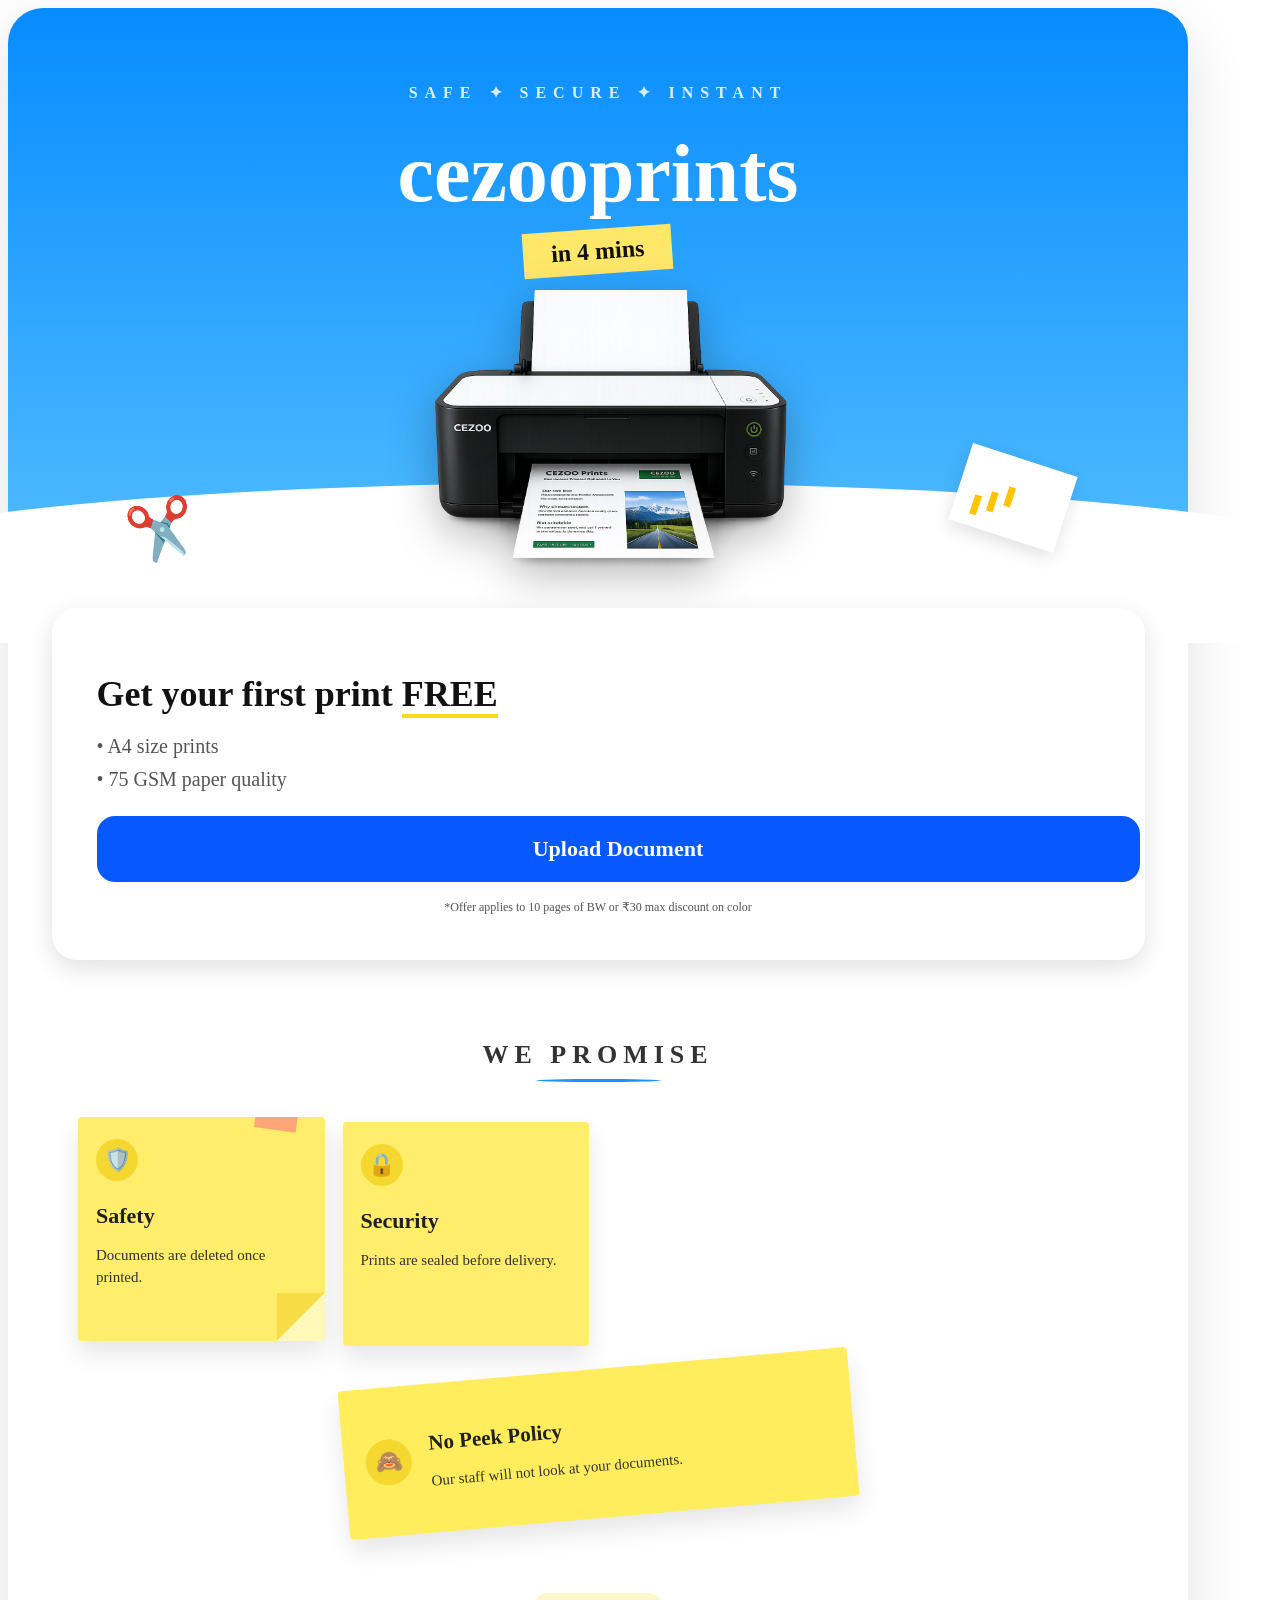
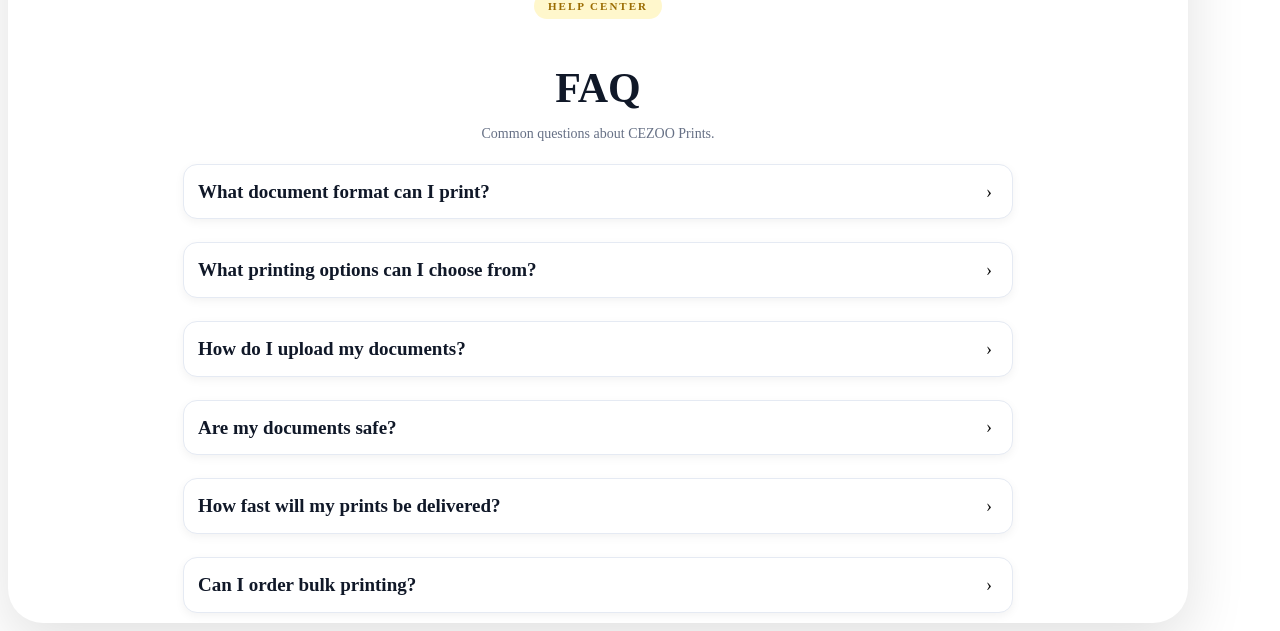
<file: xerox.html>
<!DOCTYPE html>
<html lang="en">
<head>
<meta charset="UTF-8">
<meta name="viewport" content="width=device-width, initial-scale=1.0">
<title>CEZOO Prints</title>

<style>




/* HERO */
.hero{
  height:520px;
  background:linear-gradient(180deg,#078cff,#5bc3ff);
  position:relative;
  text-align:center;
  color:white;
  padding-top:90px;
}

.safe{
  letter-spacing:5px;
  font-size:14px;
  font-weight:bold;
  opacity:.85;
}

.logi{
  margin-top:25px;
  font-size:50px;
  font-weight:900;
}

.tag{
  display:inline-block;
  margin-top:8px;
  background:#ffe76a;
  color:#111;
  padding:7px 20px;
  font-size:20px;
  font-weight:bold;
  transform:rotate(-4deg);
}

/* WHITE TABLE CURVE */
.table{
  position:absolute;
  bottom:0;
  left:50%;
  transform:translateX(-50%);
  width:130%;
  height:160px;
  background:white;
  border-radius:50% 50% 0 0;
}

/* PRINTER IMAGE */
.printer-box{
  position:absolute;
  left:50%;
  bottom:75px;
  transform:translateX(-50%);
  width:290px;
  z-index:3;
}

.printer-box img{
  width:105%;
  height:auto;
  display:block;
  object-fit:contain;
  filter:drop-shadow(0 15px 22px rgba(0,0,0,.28));
}

/* DECOR */
.scissor{
  position:absolute;
  left:28px;
  bottom:65px;
  font-size:42px;
  z-index:2;
  transform:rotate(-15deg);
}

.paper{
  position:absolute;
  right:-10px;
  bottom:85px;
  width:80px;
  height:58px;
  background:white;
  transform:rotate(18deg);
  z-index:2;
  box-shadow:0 6px 18px rgba(0,0,0,.12);
}

.paper::after{
  content:"";
  position:absolute;
  left:18px;
  bottom:12px;
  width:7px;
  height:20px;
  background:#ffc400;
  box-shadow:15px -8px 0 #ffc400,30px -18px 0 #ffc400;
}

/* OFFER */
.offer{
  margin:-25px 18px 35px;
  background:white;
  border-radius:25px;
  padding:25px 20px;
  position:relative;
  z-index:5;
  box-shadow:0 8px 25px rgba(0,0,0,.12);
}

.offer h2{
  font-size:20px;
  color:#111;
  margin-bottom:20px;
}

.offer h2 span{
  border-bottom:4px solid #ffd91a;
}

.offer p{
  font-size:13px;
  color:#555;
  margin:10px 0;
}

.upload{
  width:100%;
  border:none;
  background:#0758ff;
  color:white;
  padding:18px;
  border-radius:18px;
  margin-top:25px;
  font-size:13px;
  font-weight:bold;
  cursor:pointer;
}
.file-name{
  text-align:center;
  margin-top:12px!important;
  font-size:14px!important;
  color:#0758ff!important;
  font-weight:bold;
}

.upload{
  display:block;
  text-align:center;
}

.note{
  margin-top:18px!important;
  text-align:center;
  font-size:12px!important;
  color:#555;

  white-space:nowrap;      /* always one line */
  overflow:hidden;
  text-overflow:ellipsis;
}

/* PROMISE */
.promise-title{
  text-align:center;
  letter-spacing:5px;
  color:#333;
  font-size:20px;
  margin-bottom:28px;
}

.promise-title::after{
  content:"";
  display:block;
  width:120px;
  height:3px;
  background:#1e90ff;
  margin:8px auto 0;
  border-radius:20px;
}

/* PROMISE NEW DESIGN */
.promise-section{
  padding:10px 20px 45px;
  background:#fff;
  position:relative;
}

.promise-title{
  text-align:center;
  letter-spacing:6px;
  color:#333;
  font-size:21px;
  margin-bottom:35px;
  font-weight:900;
}

.promise-title::after{
  content:"";
  display:block;
  width:125px;
  height:3px;
  background:#1e90ff;
  margin:9px auto 0;
  border-radius:50%;
}

.promise-board{
  display:grid;
  grid-template-columns:1fr 1fr;
  gap:18px;
  position:relative;
}

.sticky-card{
  background:#ffed6b;
  min-height:155px;
  padding:22px 18px;
  border-radius:4px;
  position:relative;
  box-shadow:0 12px 25px rgba(0,0,0,.10);
  overflow:hidden;
}

.sticky-card:nth-child(1)::before{
  content:"";
  position:absolute;
  top:-5px;
  right:28px;
  width:42px;
  height:18px;
  background:#ff9f7a;
  transform:rotate(8deg);
  opacity:.9;
}

.sticky-card:nth-child(2){
  transform:translateY(5px);
}

.sticky-card:nth-child(4){
  transform:rotate(-2deg);
}

.sticky-card:nth-child(5){
  transform:rotate(2deg);
}

.promise-icon{
  width:42px;
  height:42px;
  background:#f4d82f;
  border-radius:50%;
  display:flex;
  align-items:center;
  justify-content:center;
  font-size:22px;
  margin-bottom:18px;
}

.sticky-card h3{
  font-size:22px;
  color:#202020;
  margin-bottom:10px;
}

.sticky-card p{
  font-size:15px;
  color:#333;
  line-height:1.5;
}

.fold{
  position:absolute;
  right:0;
  bottom:0;
  width:48px;
  height:48px;
  background:linear-gradient(135deg,#f8dc45 50%,#fff8b8 50%);
}

/* WIDE NO PEEK POLICY CARD */
.wide-policy-card{
  grid-column:1/3;
  background:#ffed5e;
  min-height:105px;
  padding:22px;
  display:flex;
  align-items:center;
  gap:18px;
  border-radius:4px;
  transform:rotate(-5deg);
  box-shadow:0 12px 25px rgba(0,0,0,.10);
  margin:8px 25px 5px;
}

.policy-icon{
  width:46px;
  height:46px;
  background:#f4d82f;
  border-radius:50%;
  display:flex;
  align-items:center;
  justify-content:center;
  font-size:22px;
  flex-shrink:0;
}

.wide-policy-card h3{
  font-size:21px;
  color:#202020;
  margin-bottom:6px;
}

.wide-policy-card p{
  font-size:15px;
  color:#333;
  line-height:1.4;
}

/* PC VIEW FOR PROMISE */
@media(min-width:900px){
  .promise-section{
    padding:25px 70px 65px;
  }

  .promise-board{
    grid-template-columns:repeat(4,1fr);
    align-items:start;
  }

  .sticky-card{
    min-height:180px;
  }

  .wide-policy-card{
    grid-column:2/4;
    margin:10px 0;
  }
}
.services{
  padding:0 18px 135px;
}

.services-head{
  text-align:center;
  margin-bottom:22px;
}

.services-head span{
  display:inline-block;
  background:#eaf2ff;
  color:#0758ff;
  font-size:11px;
  font-weight:900;
  letter-spacing:2px;
  padding:7px 14px;
  border-radius:20px;
  margin-bottom:10px;
}

.services-head h2{
  font-size:28px;
  color:#101828;
  margin-bottom:8px;
}

.services-head p{
  font-size:14px;
  color:#667085;
  line-height:1.5;
}

.services-grid{
  display:grid;
  grid-template-columns:repeat(2,1fr);
  gap:15px;
}

.service-box{
  background:linear-gradient(145deg,#ffffff,#f3f8ff);
  border:1px solid #e4efff;
  border-radius:22px;
  padding:17px 13px;
  min-height:190px;
  position:relative;
  overflow:hidden;
  box-shadow:0 10px 24px rgba(7,88,255,.08);
}

.service-box::before{
  content:"";
  position:absolute;
  top:-35px;
  right:-35px;
  width:85px;
  height:85px;
  background:rgba(7,88,255,.08);
  border-radius:50%;
}

.service-icon{
  width:52px;
  height:52px;
  background:linear-gradient(135deg,#0758ff,#39b9ff);
  color:white;
  border-radius:17px;
  display:flex;
  align-items:center;
  justify-content:center;
  font-size:27px;
  margin-bottom:14px;
  box-shadow:0 8px 18px rgba(7,88,255,.25);
  position:relative;
  z-index:2;
}

.service-box h3{
  font-size:17px;
  color:#101828;
  margin-bottom:7px;
  position:relative;
  z-index:2;
}

.service-box p{
  font-size:12.5px;
  color:#667085;
  line-height:1.45;
  margin-bottom:14px;
  position:relative;
  z-index:2;
}

.service-box span{
  position:absolute;
  left:13px;
  bottom:14px;
  background:#eef5ff;
  color:#0758ff;
  font-size:12px;
  font-weight:800;
  padding:7px 10px;
  border-radius:14px;
}
/* FAQ SECTION */
.faq-section{
  padding:0 18px 135px;
}

.faq-head{
  text-align:center;
  margin-bottom:22px;
}

.faq-head span{
  display:inline-block;
  background:#fff7cc;
  color:#9a6b00;
  font-size:11px;
  font-weight:900;
  letter-spacing:2px;
  padding:7px 14px;
  border-radius:20px;
  margin-bottom:10px;
}

.faq-head h2{
  font-size:34px;
  color:#101828;
  margin-bottom:8px;
}

.faq-head p{
  font-size:14px;
  color:#667085;
}

.faq-list{
  display:flex;
  flex-direction:column;
  gap:13px;
}

.faq-item{
  background:#fff;
  border:1px solid #e5eaf3;
  border-radius:14px;
  padding:0 14px;

  margin:0 10px 10px;   /* left right gap + bottom gap */

  overflow:hidden;
  box-shadow:0 3px 10px rgba(0,0,0,.05);
}

.faq-item summary{
  list-style:none;
  cursor:pointer;
  display:flex;
  justify-content:space-between;
  align-items:center;
  gap:10px;

  padding:14px 0;
  font-size:12px;
  font-weight:600;
  color:#101828;
  line-height:1.35;
}

.faq-item summary::-webkit-details-marker{
  display:none;
}

.faq-item summary::after{
  content:"›";
  color:#111;
  font-size:18px;
  font-weight:400;
  line-height:1;
  display:flex;
  align-items:center;
  justify-content:center;
  width:18px;
  height:18px;
  transition:transform .25s ease;
  flex-shrink:0;
}

.faq-item[open] summary::after{
  transform:rotate(90deg);
}

.faq-item p{
  padding:0 0 14px;
  font-size:13px;
  color:#667085;
  line-height:1.5;
}

/* PC FAQ VIEW */
@media(min-width:900px){
  .faq-section{
    padding:0 55px 150px;
  }

  .faq-list{
    max-width:850px;
    margin:auto;
  }

  .faq-head h2{
    font-size:42px;
  }

  .faq-item summary{
    font-size:19px;
  }

  .faq-item p{
    font-size:16px;
  }
}
/* CART BAR */
.cart{
  position:fixed;
  bottom:20px;
  left:50%;
  transform:translateX(-50%);
  width:88%;
  max-width:390px;
  background:#0758ff;
  color:white;
  border-radius:15px;
  padding:14px 16px;
  display:flex;
  justify-content:space-between;
  align-items:center;
  box-shadow:0 8px 25px rgba(0,0,0,.25);
  z-index:20;
}

.cart b{
  color:#6fffb3;
}

.cart small{
  display:block;
  color:white;
}

@media(max-width:360px){
  .logi{
    font-size:42px;
  }

  .printer-box{
    width:255px;
  }

  .offer h2{
    font-size:22px;
  }
}
/* ================= PC VIEW ================= */
@media(min-width:900px){

  

  .app{
    max-width:1180px;
    border-radius:35px;
    box-shadow:0 20px 60px rgba(0,0,0,.12);
  }

  .hero{
    height:560px;
    padding-top:75px;
    border-radius:35px 35px 0 0;
  }

  .safe{
    font-size:16px;
    letter-spacing:7px;
  }

  .logi{
    font-size:82px;
  }

  .tag{
    font-size:24px;
    padding:9px 28px;
  }

  .printer-box{
    width:470px;
    bottom:55px;
  }

  .scissor{
    left:120px;
    bottom:80px;
    font-size:55px;
  }

  .paper{
    right:120px;
    bottom:105px;
    width:110px;
    height:80px;
  }

  .offer{
    width:85%;
    margin:-35px auto 45px;
    padding:35px 45px;
  }

  .offer h2{
    font-size:36px;
  }

  .offer p{
    font-size:20px;
  }

  .upload{
    font-size:22px;
    padding:20px;
  }

  .promise-title{
    font-size:26px;
    margin-top:10px;
  }

  .promise-grid{
    grid-template-columns:repeat(4,1fr);
    padding:0 55px 55px;
  }

  .promise-card{
    min-height:190px;
    padding:25px 20px;
  }

  .promise-card h3{
    font-size:20px;
  }

  .promise-card p{
    font-size:14px;
  }

  .services{
    padding:0 55px 150px;
  }

  .services-head h2{
    font-size:38px;
  }

  .services-head p{
    font-size:16px;
  }

  .services-grid{
    grid-template-columns:repeat(3,1fr);
    gap:22px;
  }

  .service-box{
    min-height:220px;
    padding:25px;
  }

  .service-icon{
    width:65px;
    height:65px;
    font-size:34px;
  }

  .service-box h3{
    font-size:22px;
  }

  .service-box p{
    font-size:15px;
  }

  .service-box span{
    left:25px;
    bottom:22px;
    font-size:14px;
  }

  .cart{
    max-width:900px;
    width:80%;
    padding:18px 25px;
    font-size:20px;
  }
}

/* UPLOAD BOTTOM POPUP LOADER - PAGE DOWN */
.upload-popup{
  display:none;
  position:fixed;
  left:50%;
  bottom:22px;
  transform:translateX(-50%);
  width:90%;
  max-width:390px;
  z-index:9999;
  animation:bottomUpload .28s ease;
}

.upload-popup.active{
  display:block;
}

@keyframes bottomUpload{
  from{
    opacity:0;
    transform:translate(-50%,18px);
  }
  to{
    opacity:1;
    transform:translate(-50%,0);
  }
}

.upload-card{
  width:100%;
  background:#ffffff;
  border:1px solid #dbeafe;
  border-radius:20px;
  padding:14px;
  box-shadow:0 18px 45px rgba(7,88,255,.28);
  position:relative;
}

.upload-top{
  display:flex;
  align-items:center;
  gap:12px;
  padding-right:36px;
}

.upload-symbol{
  width:46px;
  height:46px;
  background:linear-gradient(135deg,#0758ff,#39b9ff);
  color:white;
  border-radius:15px;
  display:flex;
  align-items:center;
  justify-content:center;
  font-size:24px;
  flex-shrink:0;
  box-shadow:0 8px 18px rgba(7,88,255,.25);
  animation:uploadBounce 1s ease-in-out infinite;
}

@keyframes uploadBounce{
  0%,100%{transform:translateY(0)}
  50%{transform:translateY(-4px)}
}

.upload-info{
  flex:1;
  min-width:0;
}

.upload-card h3{
  font-size:16px;
  color:#101828;
  margin-bottom:4px;
}

.upload-card p{
  font-size:13px;
  color:#667085;
  line-height:1.4;
  white-space:nowrap;
  overflow:hidden;
  text-overflow:ellipsis;
}

.upload-close{
  position:absolute;
  top:12px;
  right:12px;
  width:30px;
  height:30px;
  border:none;
  border-radius:50%;
  background:#eef5ff;
  color:#0758ff;
  font-size:22px;
  line-height:30px;
  cursor:pointer;
  font-weight:bold;
}

.upload-close:hover{
  background:#0758ff;
  color:white;
}

.progress-wrap{
  width:100%;
  height:11px;
  background:#eaf2ff;
  border-radius:30px;
  overflow:hidden;
  margin:14px 0 8px;
}

.progress-bar{
  width:0%;
  height:100%;
  background:linear-gradient(90deg,#0758ff,#39b9ff);
  border-radius:30px;
  transition:width .18s linear;
}

.progress-percent{
  font-size:14px;
  font-weight:900;
  color:#0758ff;
  text-align:right;
}

.upload-success{
  display:none;
}

.upload-card.done .upload-symbol{
  animation:none;
  background:#12b76a;
}

.upload-card.done .upload-symbol::before{
  content:"✅";
}

.upload-card.done .upload-symbol{
  font-size:0;
}

.upload-card.done .progress-bar{
  background:#12b76a;
}

@media(min-width:900px){
  .upload-popup{
    max-width:650px;
    bottom:38px;
  }

  .upload-card{
    padding:18px;
  }

  .upload-symbol{
    width:54px;
    height:54px;
    font-size:28px;
  }

  .upload-card h3{
    font-size:19px;
  }

  .upload-card p{
    font-size:15px;
  }
}
/* Full Screen Popup */
.xeroxPopup{
  position:fixed;
  top:0;
  left:0;
  right:0;
  bottom:0;

  margin:0 !important;
  padding:0 !important;

  width:100%;
  height:100%;

  background:#fff;
  z-index:999999;

  opacity:0;
  visibility:hidden;

  transform:translateY(100%);
  transition:.35s ease;
}

.xeroxPopup.show{
  opacity:1;
  visibility:visible;
  transform:translateY(0);
}

.xeroxSheet{
  position:absolute;
  inset:0;

  margin:0 !important;
  padding:0 !important;

  width:100%;
  height:100%;

  background:#fff;
  overflow-y:auto;

  border:none;
  border-radius:0;
  box-shadow:none;
}

.xeroxHeader{
  position:sticky;
  top:0;
  height:60px;
  background:#fff;
  border-bottom:1px solid #eee;
  display:flex;
  align-items:center;
  padding:0 16px;
}

.xeroxBody{
  padding:16px;
}.xeroxBody{
  width:100%;
  padding:0 !important;
}

.xeroxApp{
  width:100%;
  min-height:100vh;
  background:#fff;
  overflow:hidden;
}
</style>
</head>

<body>

<div class="app">

  <section class="hero">

    <div class="safe">SAFE ✦ SECURE ✦ INSTANT</div>

    <div class="logi">cezooprints</div>

    <div class="tag">in 4 mins</div>

    <div class="table"></div>

    <div class="scissor">✂️</div>
    <div class="paper"></div>

    <!-- Insert your printer image here -->
    <div class="printer-box">
      <img src="printer.webp" alt="Printer Image">
    </div>

  </section>

  <section class="offer">
    <h2>Get your first print <span>FREE</span></h2>

    <p>• A4 size prints</p>
    <p>• 75 GSM paper quality</p>

    <input type="file" id="pdfUpload" accept="application/pdf" hidden>

<label for="pdfUpload" class="upload">
  Upload Document
</label>


<div class="upload-popup" id="uploadPopup">
  <div class="upload-card" id="uploadCard">
    <button class="upload-close" id="cancelUpload" type="button" aria-label="Cancel upload">×</button>

    <div class="upload-top">
      <div class="upload-symbol">⬆️</div>
      <div class="upload-info">
        <h3 id="uploadTitle">Uploading PDF...</h3>
        <p id="uploadText">Please wait while your document is uploading.</p>
      </div>
    </div>

    <div class="progress-wrap">
      <div class="progress-bar" id="progressBar"></div>
    </div>

    <div class="progress-percent" id="progressPercent">0%</div>
  </div>
</div>

    <p class="note">*Offer applies to 10 pages of BW or ₹30 max discount on color</p>
  </section>

<section class="promise-section">

  <h2 class="promise-title">WE PROMISE</h2>

  <div class="promise-board">

    <div class="sticky-card safety-card">
      <div class="promise-icon">🛡️</div>
      <h3>Safety</h3>
      <p>Documents are deleted once printed.</p>
      <span class="fold"></span>
    </div>

    <div class="sticky-card security-card">
      <div class="promise-icon">🔒</div>
      <h3>Security</h3>
      <p>Prints are sealed before delivery.</p>
    </div>

    <div class="wide-policy-card">
      <div class="policy-icon">🙈</div>
      <div>
        <h3>No Peek Policy</h3>
        <p>Our staff will not look at your documents.</p>
      </div>
    </div>

  </div>

</section>

  <div class="faq-head">
    <span>HELP CENTER</span>
    <h2>FAQ</h2>
    <p>Common questions about CEZOO Prints.</p>
  </div>

  <div class="faq-list">

    <details class="faq-item">
      <summary>What document format can I print?</summary>
      <p>You can upload PDF, JPG, PNG, Word documents, assignments, resumes and office files.</p>
    </details>

    <details class="faq-item">
      <summary>What printing options can I choose from?</summary>
      <p>You can choose black & white, colour print, A4 size, photo print, binding, business cards and labels.</p>
    </details>

    <details class="faq-item">
      <summary>How do I upload my documents?</summary>
      <p>Click the Upload Document button, select your file, choose print options and place your order.</p>
    </details>

    <details class="faq-item">
      <summary>Are my documents safe?</summary>
      <p>Yes. Your documents are handled securely and deleted after printing.</p>
    </details>

    <details class="faq-item">
      <summary>How fast will my prints be delivered?</summary>
      <p>CEZOO Prints delivers your printed documents quickly to your doorstep based on your location.</p>
    </details>

    <details class="faq-item">
      <summary>Can I order bulk printing?</summary>
      <p>Yes. You can order bulk prints for offices, schools, colleges, events and business needs.</p>
    </details>

  </div>

</section>

</div>


<script>
const pdfUpload = document.getElementById("pdfUpload");
const fileName = document.getElementById("fileName");

const uploadPopup = document.getElementById("uploadPopup");
const uploadCard = document.getElementById("uploadCard");
const uploadTitle = document.getElementById("uploadTitle");
const uploadText = document.getElementById("uploadText");
const progressBar = document.getElementById("progressBar");
const progressPercent = document.getElementById("progressPercent");
const cancelUploadBtn = document.getElementById("cancelUpload");

let uploadTimer;
let currentUploadFileName = "";

function resetUploadPopup(){
  clearInterval(uploadTimer);
  uploadPopup.classList.remove("active");
  uploadCard.classList.remove("done");
  progressBar.style.width = "0%";
  progressPercent.textContent = "0%";
  uploadTitle.textContent = "Uploading PDF...";
  uploadText.textContent = "Please wait while your document is uploading.";
}

function cancelUpload(){
  clearInterval(uploadTimer);
  pdfUpload.value = "";
  uploadPopup.classList.remove("active");
  uploadCard.classList.remove("done");
  progressBar.style.width = "0%";
  progressPercent.textContent = "0%";
  fileName.textContent = currentUploadFileName
    ? "Upload cancelled: " + currentUploadFileName
    : "Only PDF files are allowed";
}

function startUploadPopup(file){
  let progress = 0;
  currentUploadFileName = file.name;

  resetUploadPopup();

  uploadPopup.classList.add("active");
  uploadTitle.textContent = "Uploading PDF...";
  uploadText.textContent = file.name;
  progressBar.style.width = "0%";
  progressPercent.textContent = "0%";

  uploadTimer = setInterval(() => {
    progress += Math.floor(Math.random() * 8) + 4;

    if(progress >= 100){
      progress = 100;
      clearInterval(uploadTimer);

      progressBar.style.width = "100%";
      progressPercent.textContent = "100%";
      uploadCard.classList.add("done");
      uploadTitle.textContent = "Upload Complete";
      uploadText.textContent = file.name + " uploaded successfully";
      fileName.textContent = "Uploaded: " + file.name;

      setTimeout(() => {
        uploadPopup.classList.remove("active");
      }, 1000);

      return;
    }

    progressBar.style.width = progress + "%";
    progressPercent.textContent = progress + "%";
  }, 160);
}

cancelUploadBtn.addEventListener("click", cancelUpload);

pdfUpload.addEventListener("change", function(){
  const file = this.files[0];

  if(!file){
    fileName.textContent = "Only PDF files are allowed";
    return;
  }

  if(file.type !== "application/pdf"){
    alert("Only PDF files are allowed!");
    this.value = "";
    resetUploadPopup();
    fileName.textContent = "Only PDF files are allowed";
    return;
  }

  fileName.textContent = "Selected: " + file.name;
  startUploadPopup(file);
});
</script>
</body>
</html>
</file>
